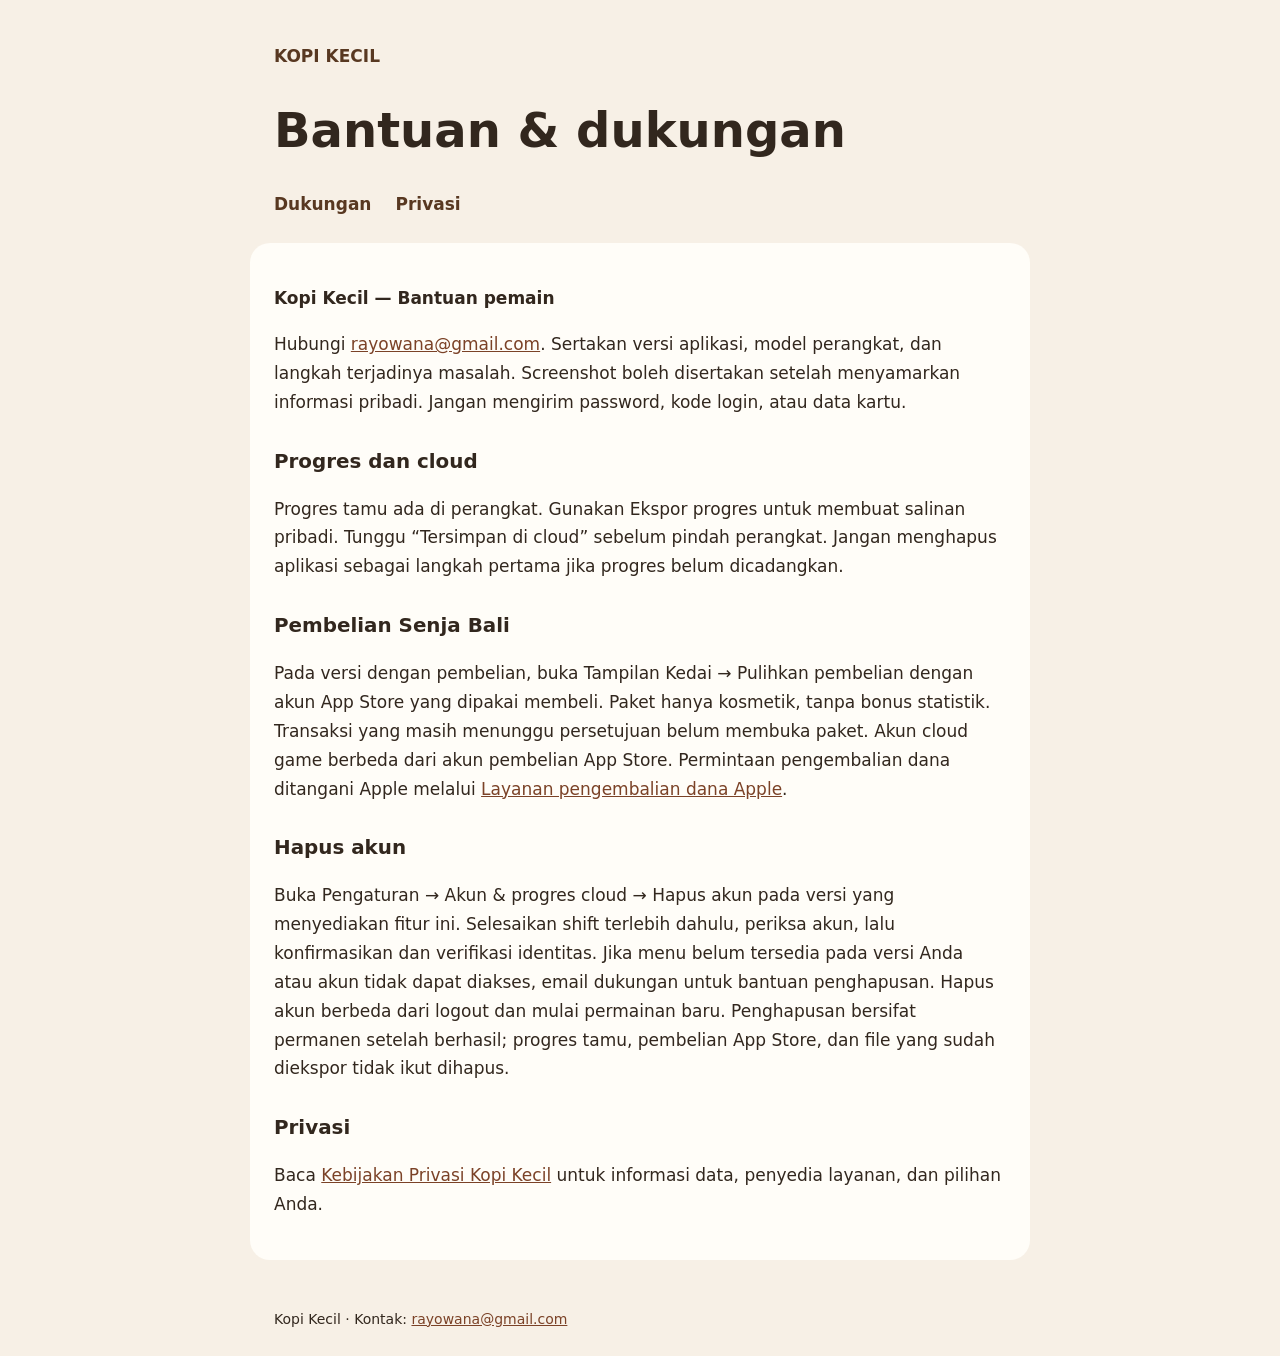
<file: index.html>
<!doctype html><html lang="id"><head><meta charset="utf-8"><meta name="viewport" content="width=device-width,initial-scale=1"><meta name="description" content="Bantuan & dukungan Kopi Kecil — informasi untuk pemain."><title>Bantuan & dukungan — Kopi Kecil</title><style>*{box-sizing:border-box}body{margin:0;background:#f7f0e6;color:#32271e;font:17px/1.7 system-ui,-apple-system,sans-serif}header,main,footer{max-width:780px;margin:auto;padding:24px}header{padding-top:42px}header a{font-weight:700;color:#583821;text-decoration:none}nav{display:flex;gap:24px;flex-wrap:wrap}main{background:#fffdf8;border-radius:20px;margin-bottom:24px}h1{font-size:clamp(2rem,7vw,3rem);line-height:1.15}h3{margin-top:2rem;line-height:1.3}a{color:#7b4227;overflow-wrap:anywhere}a:focus-visible{outline:3px solid #b37b40;outline-offset:5px}footer{font-size:14px}p{overflow-wrap:anywhere}@media(max-width:600px){header,main,footer{padding:20px}main{border-radius:0}body{font-size:16px}}</style></head><body><header><a href="./index.html">KOPI KECIL</a><h1>Bantuan & dukungan</h1><nav aria-label="Halaman bantuan"><a href="./support.html">Dukungan</a><a href="./privacy.html">Privasi</a></nav></header><main>
<p><strong>Kopi Kecil — Bantuan pemain</strong></p><p>Hubungi <a href="mailto:rayowana@gmail.com">rayowana@gmail.com</a>. Sertakan versi aplikasi, model perangkat, dan langkah terjadinya masalah. Screenshot boleh disertakan setelah menyamarkan informasi pribadi. Jangan mengirim password, kode login, atau data kartu.</p>
<h3>Progres dan cloud</h3><p>Progres tamu ada di perangkat. Gunakan Ekspor progres untuk membuat salinan pribadi. Tunggu “Tersimpan di cloud” sebelum pindah perangkat. Jangan menghapus aplikasi sebagai langkah pertama jika progres belum dicadangkan.</p>
<h3>Pembelian Senja Bali</h3><p>Pada versi dengan pembelian, buka Tampilan Kedai → Pulihkan pembelian dengan akun App Store yang dipakai membeli. Paket hanya kosmetik, tanpa bonus statistik. Transaksi yang masih menunggu persetujuan belum membuka paket. Akun cloud game berbeda dari akun pembelian App Store. Permintaan pengembalian dana ditangani Apple melalui <a href="https://reportaproblem.apple.com/" target="_blank" rel="noopener noreferrer">Layanan pengembalian dana Apple</a>.</p>
<h3>Hapus akun</h3><p>Buka Pengaturan → Akun &amp; progres cloud → Hapus akun pada versi yang menyediakan fitur ini. Selesaikan shift terlebih dahulu, periksa akun, lalu konfirmasikan dan verifikasi identitas. Jika menu belum tersedia pada versi Anda atau akun tidak dapat diakses, email dukungan untuk bantuan penghapusan. Hapus akun berbeda dari logout dan mulai permainan baru. Penghapusan bersifat permanen setelah berhasil; progres tamu, pembelian App Store, dan file yang sudah diekspor tidak ikut dihapus.</p>
<h3>Privasi</h3><p>Baca <a href="./privacy.html">Kebijakan Privasi Kopi Kecil</a> untuk informasi data, penyedia layanan, dan pilihan Anda.</p></main><footer>Kopi Kecil · Kontak: <a href="mailto:rayowana@gmail.com">rayowana@gmail.com</a></footer></body></html>
</file>
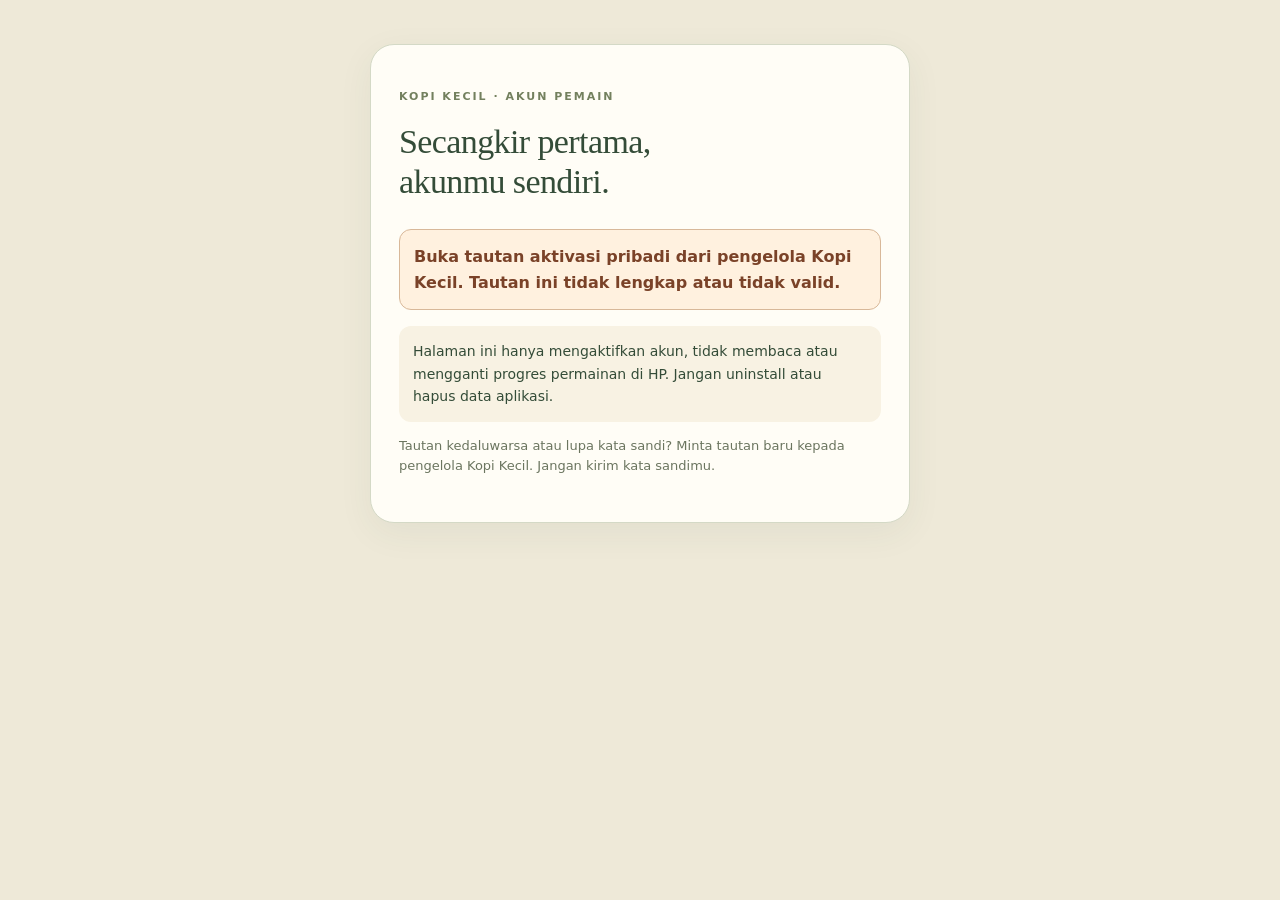
<file: aktivasi.html>
<!doctype html>
<html lang="id">
<head>
<meta charset="utf-8">
<meta name="viewport" content="width=device-width,initial-scale=1">
<meta name="referrer" content="no-referrer">
<meta name="robots" content="noindex,nofollow">
<meta http-equiv="Content-Security-Policy" content="default-src 'none'; script-src 'self'; style-src 'self'; connect-src https://kvhlrgzgjndecgayyaeb.supabase.co; img-src 'self'; base-uri 'none'; form-action 'none'; object-src 'none'">
<title>Aktivasi akun — Kopi Kecil</title>
<link rel="stylesheet" href="./aktivasi.css">
<script type="module" src="./aktivasi.js"></script>
</head>
<body>
<main>
<p class="eyebrow">KOPI KECIL · AKUN PEMAIN</p>
<h1>Secangkir pertama,<br>akunmu sendiri.</h1>
<p id="status" role="status" aria-live="polite">Memeriksa tautan aktivasi…</p>
<section id="welcome" hidden>
<p>Tautan ini khusus untuk satu pemain yang diundang. Jangan teruskan tautannya kepada orang lain.</p>
<button id="activate" type="button">Aktifkan akun saya</button>
</section>
<form id="password-form" hidden>
<label>Email akun<input id="email" type="email" autocomplete="username" readonly></label>
<p>Buat kata sandi <strong>khusus akun game</strong>, bukan kata sandi Gmail. Minimal 12 karakter.</p>
<label>Kata sandi baru<input id="password" type="password" autocomplete="new-password" minlength="12" maxlength="200" required></label>
<label>Ulangi kata sandi<input id="confirm-password" type="password" autocomplete="new-password" minlength="12" maxlength="200" required></label>
<button id="save" type="submit">Simpan kata sandi</button>
</form>
<section id="done" hidden>
<h2>Akun siap dipakai.</h2>
<ol><li>Buka aplikasi <strong>Kopi Kecil</strong>.</li><li>Pilih <strong>Akun → Masuk dengan email</strong>.</li><li>Gunakan <strong id="login-email"></strong> dan kata sandi yang baru dibuat.</li></ol>
<p>Untuk membawa kedai yang sudah dimainkan, buka <strong>Kelola akun &amp; cadangan → Pindahkan kedai tanpa akun ke akun ini…</strong> di aplikasi dan periksa konfirmasinya.</p>
</section>
<p class="note">Halaman ini hanya mengaktifkan akun, tidak membaca atau mengganti progres permainan di HP. Jangan uninstall atau hapus data aplikasi.</p>
<p class="support">Tautan kedaluwarsa atau lupa kata sandi? Minta tautan baru kepada pengelola Kopi Kecil. Jangan kirim kata sandimu.</p>
<noscript>Aktifkan JavaScript pada browser untuk melanjutkan aktivasi.</noscript>
</main>
</body>
</html>
</file>
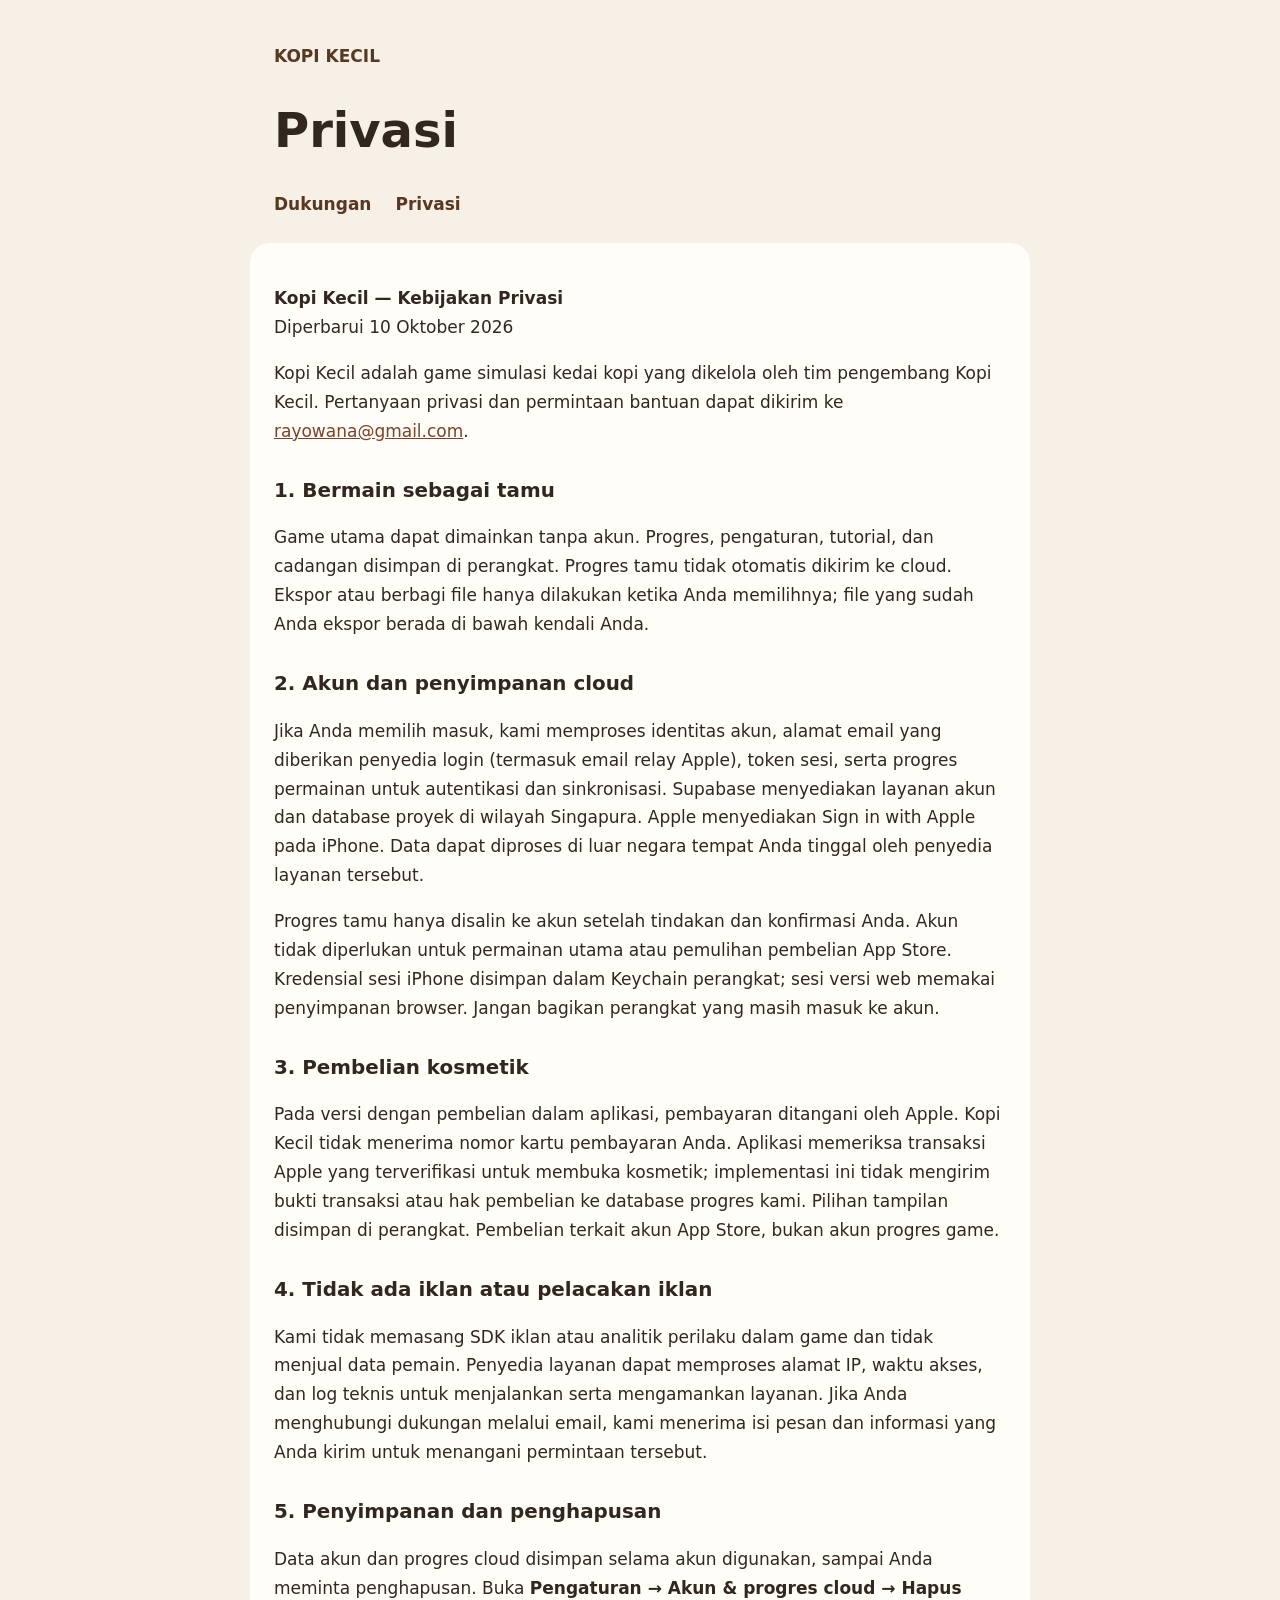
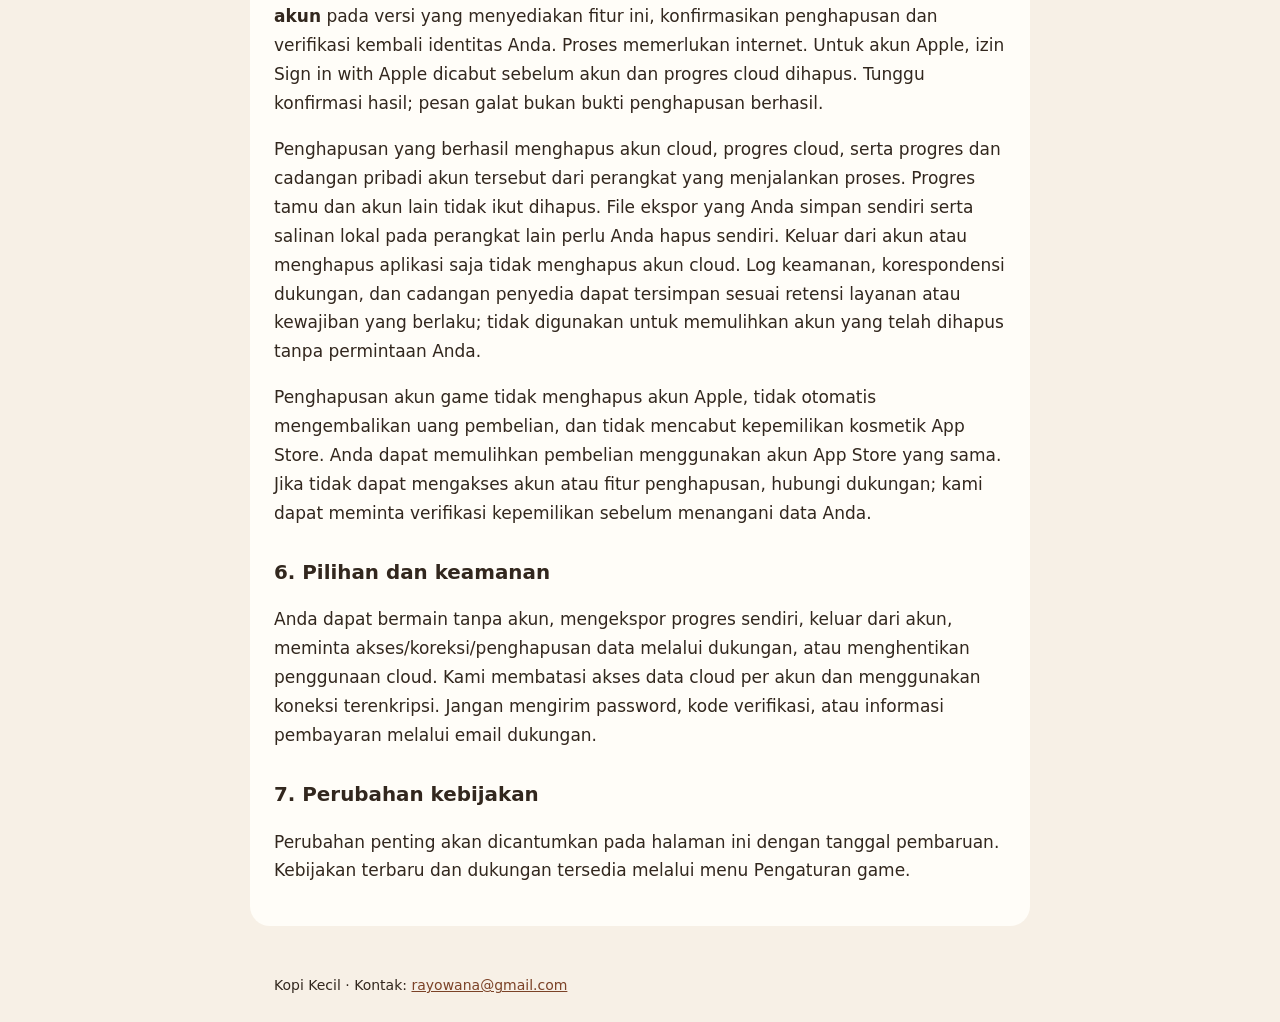
<file: privacy.html>
<!doctype html><html lang="id"><head><meta charset="utf-8"><meta name="viewport" content="width=device-width,initial-scale=1"><meta name="description" content="Privasi Kopi Kecil — informasi untuk pemain."><title>Privasi — Kopi Kecil</title><style>*{box-sizing:border-box}body{margin:0;background:#f7f0e6;color:#32271e;font:17px/1.7 system-ui,-apple-system,sans-serif}header,main,footer{max-width:780px;margin:auto;padding:24px}header{padding-top:42px}header a{font-weight:700;color:#583821;text-decoration:none}nav{display:flex;gap:24px;flex-wrap:wrap}main{background:#fffdf8;border-radius:20px;margin-bottom:24px}h1{font-size:clamp(2rem,7vw,3rem);line-height:1.15}h3{margin-top:2rem;line-height:1.3}a{color:#7b4227;overflow-wrap:anywhere}a:focus-visible{outline:3px solid #b37b40;outline-offset:5px}footer{font-size:14px}p{overflow-wrap:anywhere}@media(max-width:600px){header,main,footer{padding:20px}main{border-radius:0}body{font-size:16px}}</style></head><body><header><a href="./index.html">KOPI KECIL</a><h1>Privasi</h1><nav aria-label="Halaman bantuan"><a href="./support.html">Dukungan</a><a href="./privacy.html">Privasi</a></nav></header><main>
<p><strong>Kopi Kecil — Kebijakan Privasi</strong><br>Diperbarui 10 Oktober 2026</p>
<p>Kopi Kecil adalah game simulasi kedai kopi yang dikelola oleh tim pengembang Kopi Kecil. Pertanyaan privasi dan permintaan bantuan dapat dikirim ke <a href="mailto:rayowana@gmail.com">rayowana@gmail.com</a>.</p>
<h3>1. Bermain sebagai tamu</h3><p>Game utama dapat dimainkan tanpa akun. Progres, pengaturan, tutorial, dan cadangan disimpan di perangkat. Progres tamu tidak otomatis dikirim ke cloud. Ekspor atau berbagi file hanya dilakukan ketika Anda memilihnya; file yang sudah Anda ekspor berada di bawah kendali Anda.</p>
<h3>2. Akun dan penyimpanan cloud</h3><p>Jika Anda memilih masuk, kami memproses identitas akun, alamat email yang diberikan penyedia login (termasuk email relay Apple), token sesi, serta progres permainan untuk autentikasi dan sinkronisasi. Supabase menyediakan layanan akun dan database proyek di wilayah Singapura. Apple menyediakan Sign in with Apple pada iPhone. Data dapat diproses di luar negara tempat Anda tinggal oleh penyedia layanan tersebut.</p>
<p>Progres tamu hanya disalin ke akun setelah tindakan dan konfirmasi Anda. Akun tidak diperlukan untuk permainan utama atau pemulihan pembelian App Store. Kredensial sesi iPhone disimpan dalam Keychain perangkat; sesi versi web memakai penyimpanan browser. Jangan bagikan perangkat yang masih masuk ke akun.</p>
<h3>3. Pembelian kosmetik</h3><p>Pada versi dengan pembelian dalam aplikasi, pembayaran ditangani oleh Apple. Kopi Kecil tidak menerima nomor kartu pembayaran Anda. Aplikasi memeriksa transaksi Apple yang terverifikasi untuk membuka kosmetik; implementasi ini tidak mengirim bukti transaksi atau hak pembelian ke database progres kami. Pilihan tampilan disimpan di perangkat. Pembelian terkait akun App Store, bukan akun progres game.</p>
<h3>4. Tidak ada iklan atau pelacakan iklan</h3><p>Kami tidak memasang SDK iklan atau analitik perilaku dalam game dan tidak menjual data pemain. Penyedia layanan dapat memproses alamat IP, waktu akses, dan log teknis untuk menjalankan serta mengamankan layanan. Jika Anda menghubungi dukungan melalui email, kami menerima isi pesan dan informasi yang Anda kirim untuk menangani permintaan tersebut.</p>
<h3>5. Penyimpanan dan penghapusan</h3><p>Data akun dan progres cloud disimpan selama akun digunakan, sampai Anda meminta penghapusan. Buka <strong>Pengaturan → Akun &amp; progres cloud → Hapus akun</strong> pada versi yang menyediakan fitur ini, konfirmasikan penghapusan dan verifikasi kembali identitas Anda. Proses memerlukan internet. Untuk akun Apple, izin Sign in with Apple dicabut sebelum akun dan progres cloud dihapus. Tunggu konfirmasi hasil; pesan galat bukan bukti penghapusan berhasil.</p>
<p>Penghapusan yang berhasil menghapus akun cloud, progres cloud, serta progres dan cadangan pribadi akun tersebut dari perangkat yang menjalankan proses. Progres tamu dan akun lain tidak ikut dihapus. File ekspor yang Anda simpan sendiri serta salinan lokal pada perangkat lain perlu Anda hapus sendiri. Keluar dari akun atau menghapus aplikasi saja tidak menghapus akun cloud. Log keamanan, korespondensi dukungan, dan cadangan penyedia dapat tersimpan sesuai retensi layanan atau kewajiban yang berlaku; tidak digunakan untuk memulihkan akun yang telah dihapus tanpa permintaan Anda.</p>
<p>Penghapusan akun game tidak menghapus akun Apple, tidak otomatis mengembalikan uang pembelian, dan tidak mencabut kepemilikan kosmetik App Store. Anda dapat memulihkan pembelian menggunakan akun App Store yang sama. Jika tidak dapat mengakses akun atau fitur penghapusan, hubungi dukungan; kami dapat meminta verifikasi kepemilikan sebelum menangani data Anda.</p>
<h3>6. Pilihan dan keamanan</h3><p>Anda dapat bermain tanpa akun, mengekspor progres sendiri, keluar dari akun, meminta akses/koreksi/penghapusan data melalui dukungan, atau menghentikan penggunaan cloud. Kami membatasi akses data cloud per akun dan menggunakan koneksi terenkripsi. Jangan mengirim password, kode verifikasi, atau informasi pembayaran melalui email dukungan.</p>
<h3>7. Perubahan kebijakan</h3><p>Perubahan penting akan dicantumkan pada halaman ini dengan tanggal pembaruan. Kebijakan terbaru dan dukungan tersedia melalui menu Pengaturan game.</p></main><footer>Kopi Kecil · Kontak: <a href="mailto:rayowana@gmail.com">rayowana@gmail.com</a></footer></body></html>
</file>
<file: aktivasi.css>
:root{color-scheme:light;font:16px/1.6 system-ui,sans-serif;color:#344c38;background:#eee9d8}
*{box-sizing:border-box}body{margin:0;padding:24px 14px}main{max-width:540px;margin:20px auto;padding:32px 28px;border:1px solid #d4d9c6;border-radius:24px;background:#fffdf6;box-shadow:0 10px 35px #354c3810}h1{font:400 34px/1.2 Georgia,serif;letter-spacing:-.6px;margin:16px 0 26px}h2{font:400 26px Georgia,serif}.eyebrow{font-size:11px;font-weight:700;letter-spacing:2px;color:#73805e}#status{background:#eef1e5;border:1px solid #d4dcc6;border-radius:12px;padding:14px;font-weight:600;overflow-wrap:anywhere}#status[data-error=true]{background:#fff1df;color:#7a4228;border-color:#d8b899}label{display:block;margin:16px 0;font-weight:600}input{display:block;width:100%;margin-top:7px;padding:13px 12px;border:1px solid #bec9b6;border-radius:12px;font:inherit;color:inherit;background:white;min-height:48px}input[readonly]{background:#f4f4e9;font-size:14px}button{min-height:48px;width:100%;padding:13px 16px;margin:12px 0;border:1px solid #657b52;border-radius:12px;background:#536f43;color:white;font:600 16px/1.3 system-ui;cursor:pointer;touch-action:manipulation}button:disabled{opacity:.65;cursor:wait}button:focus-visible,input:focus-visible{outline:3px solid #a87f37;outline-offset:3px}.note{padding:14px;background:#f8f2e3;border-radius:12px;font-size:14px}.support{font-size:13px;color:#6b755f}li{margin:10px 0}#login-email{overflow-wrap:anywhere}[hidden]{display:none!important}@media(max-width:360px){main{padding:24px 18px;margin:0 auto}h1{font-size:29px}}
</file>
